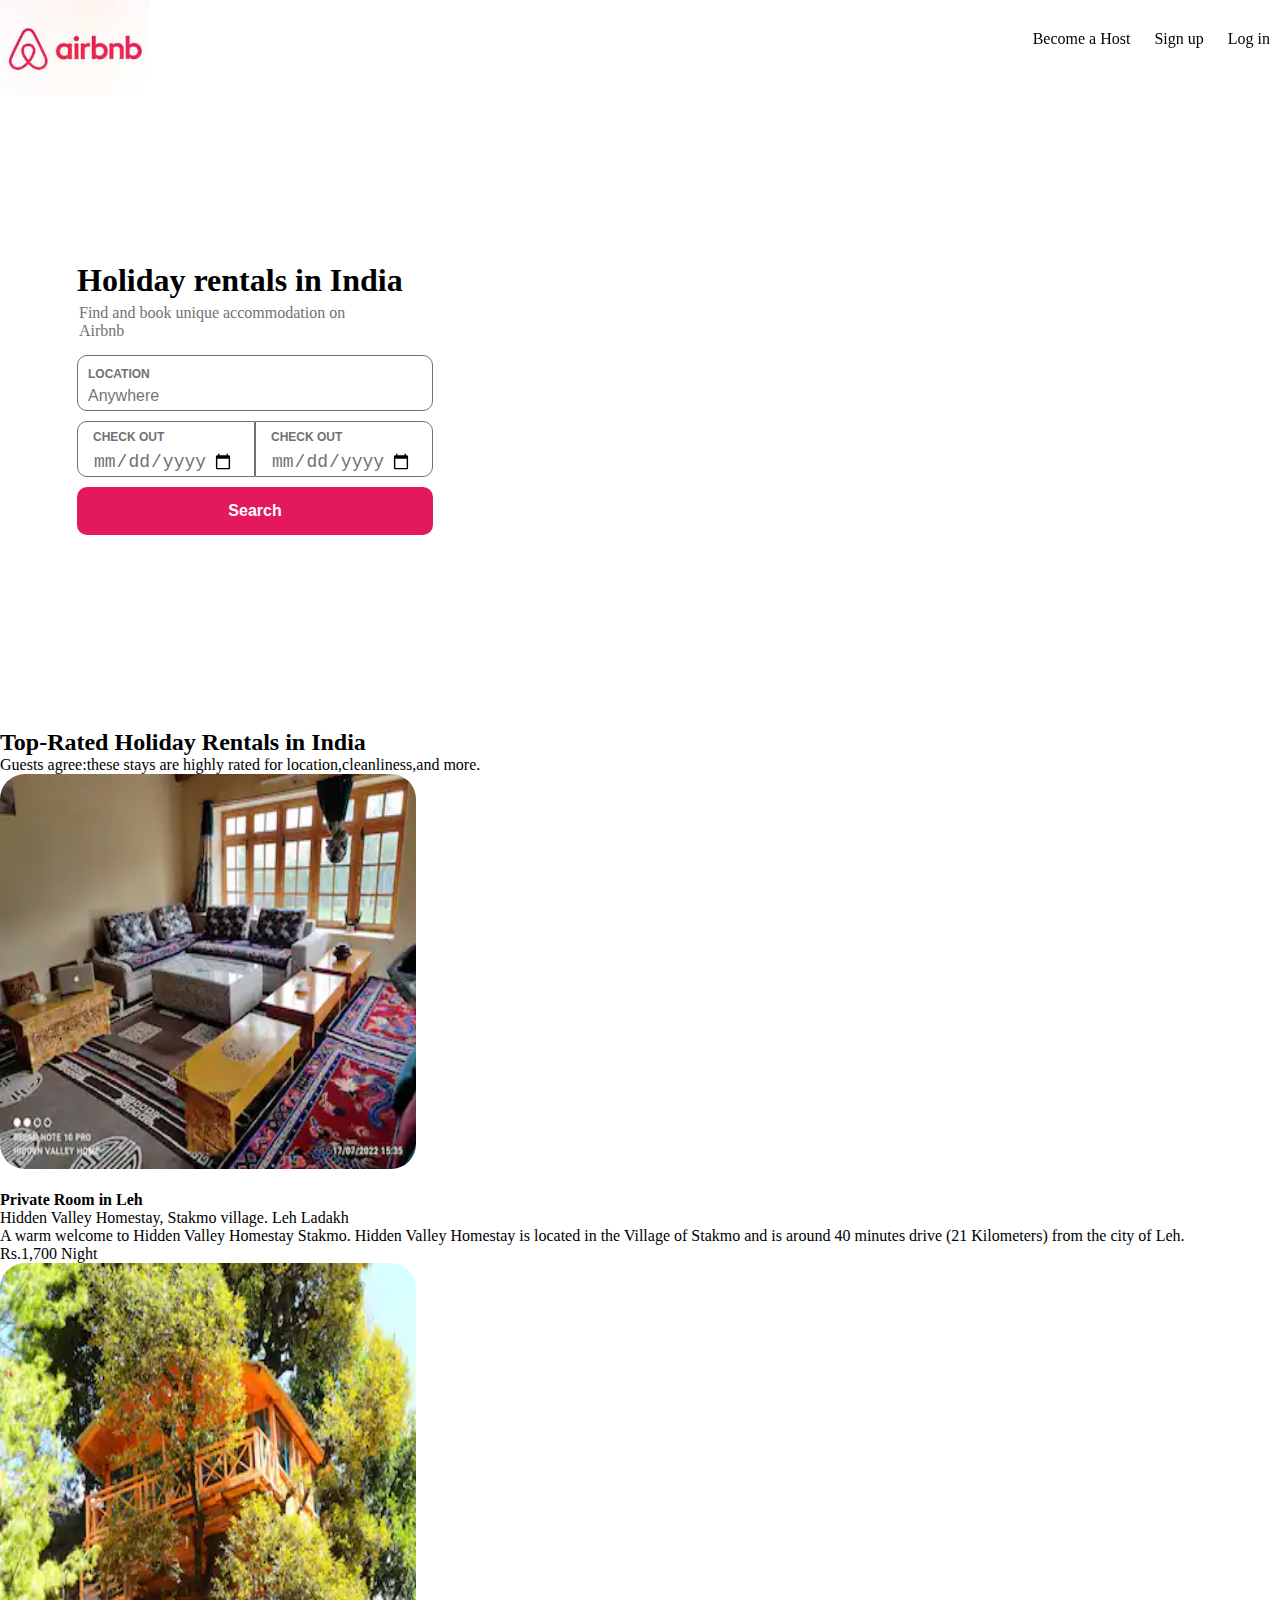
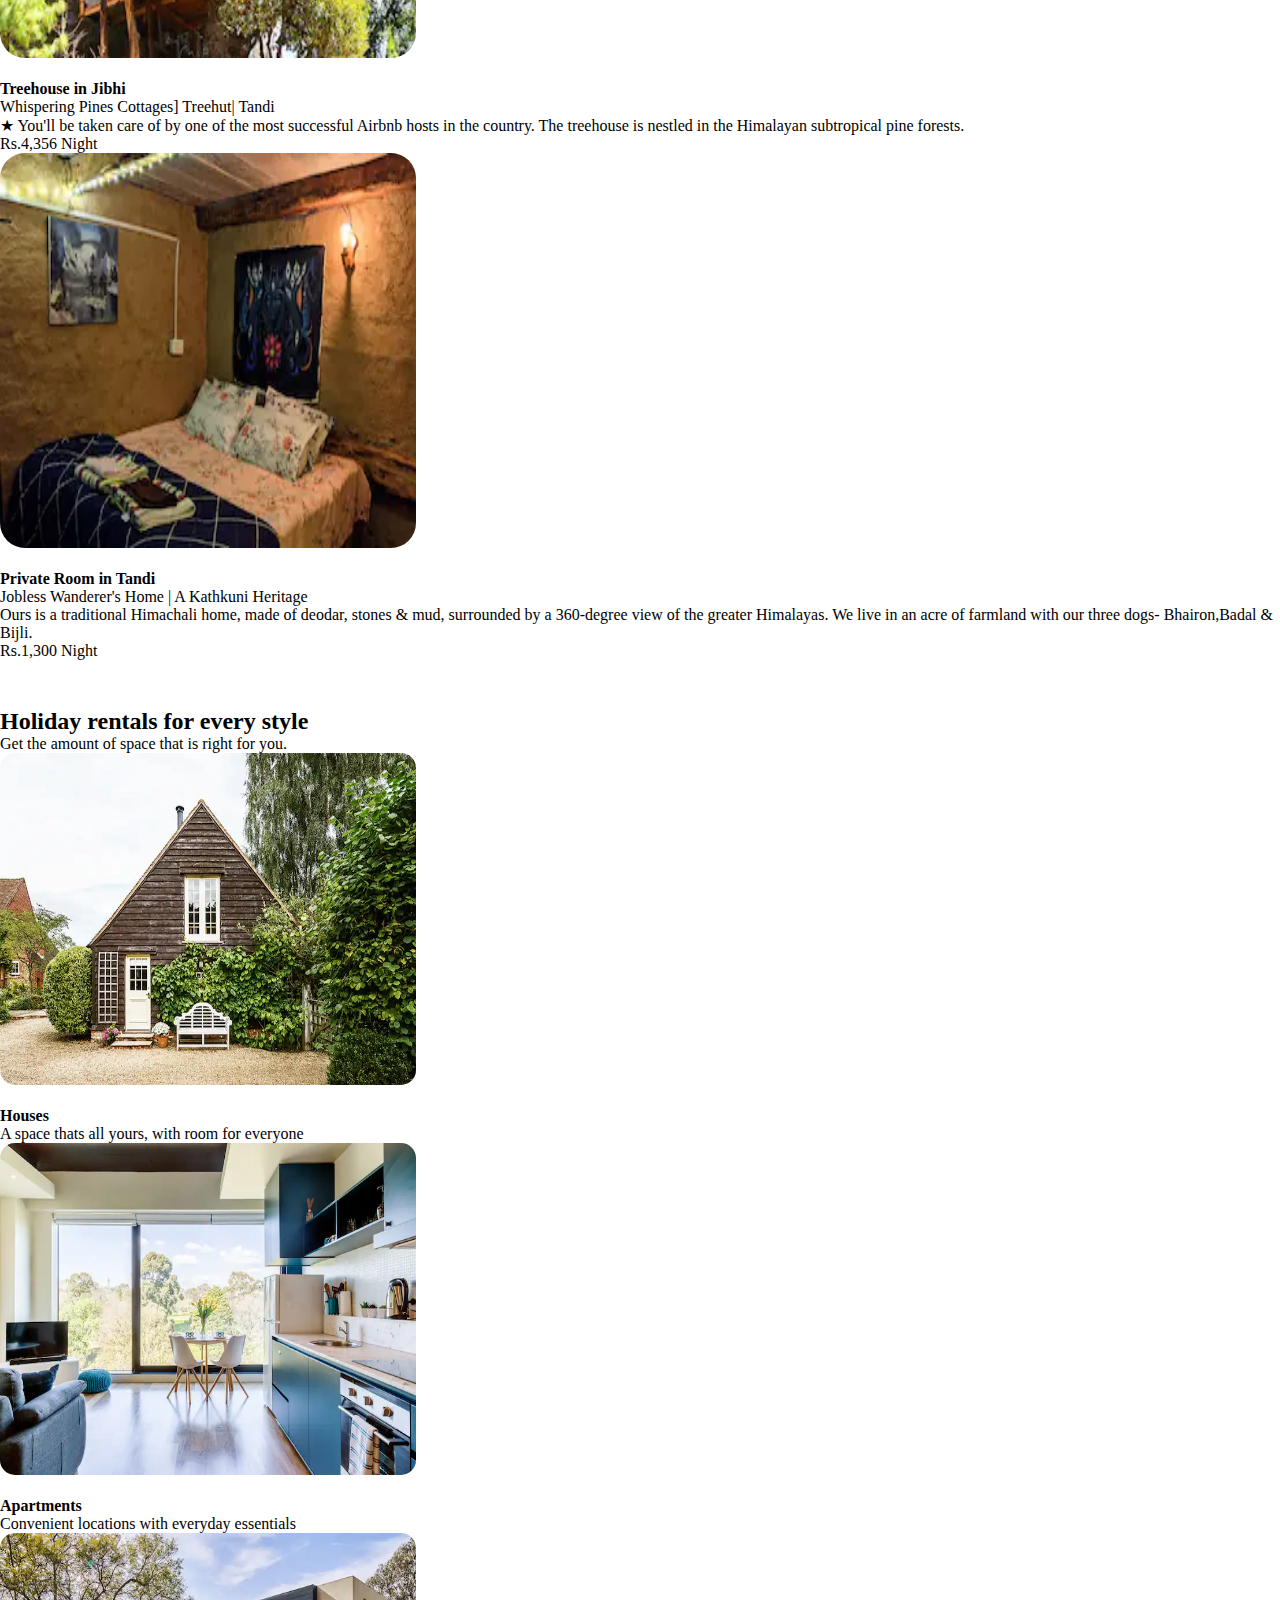
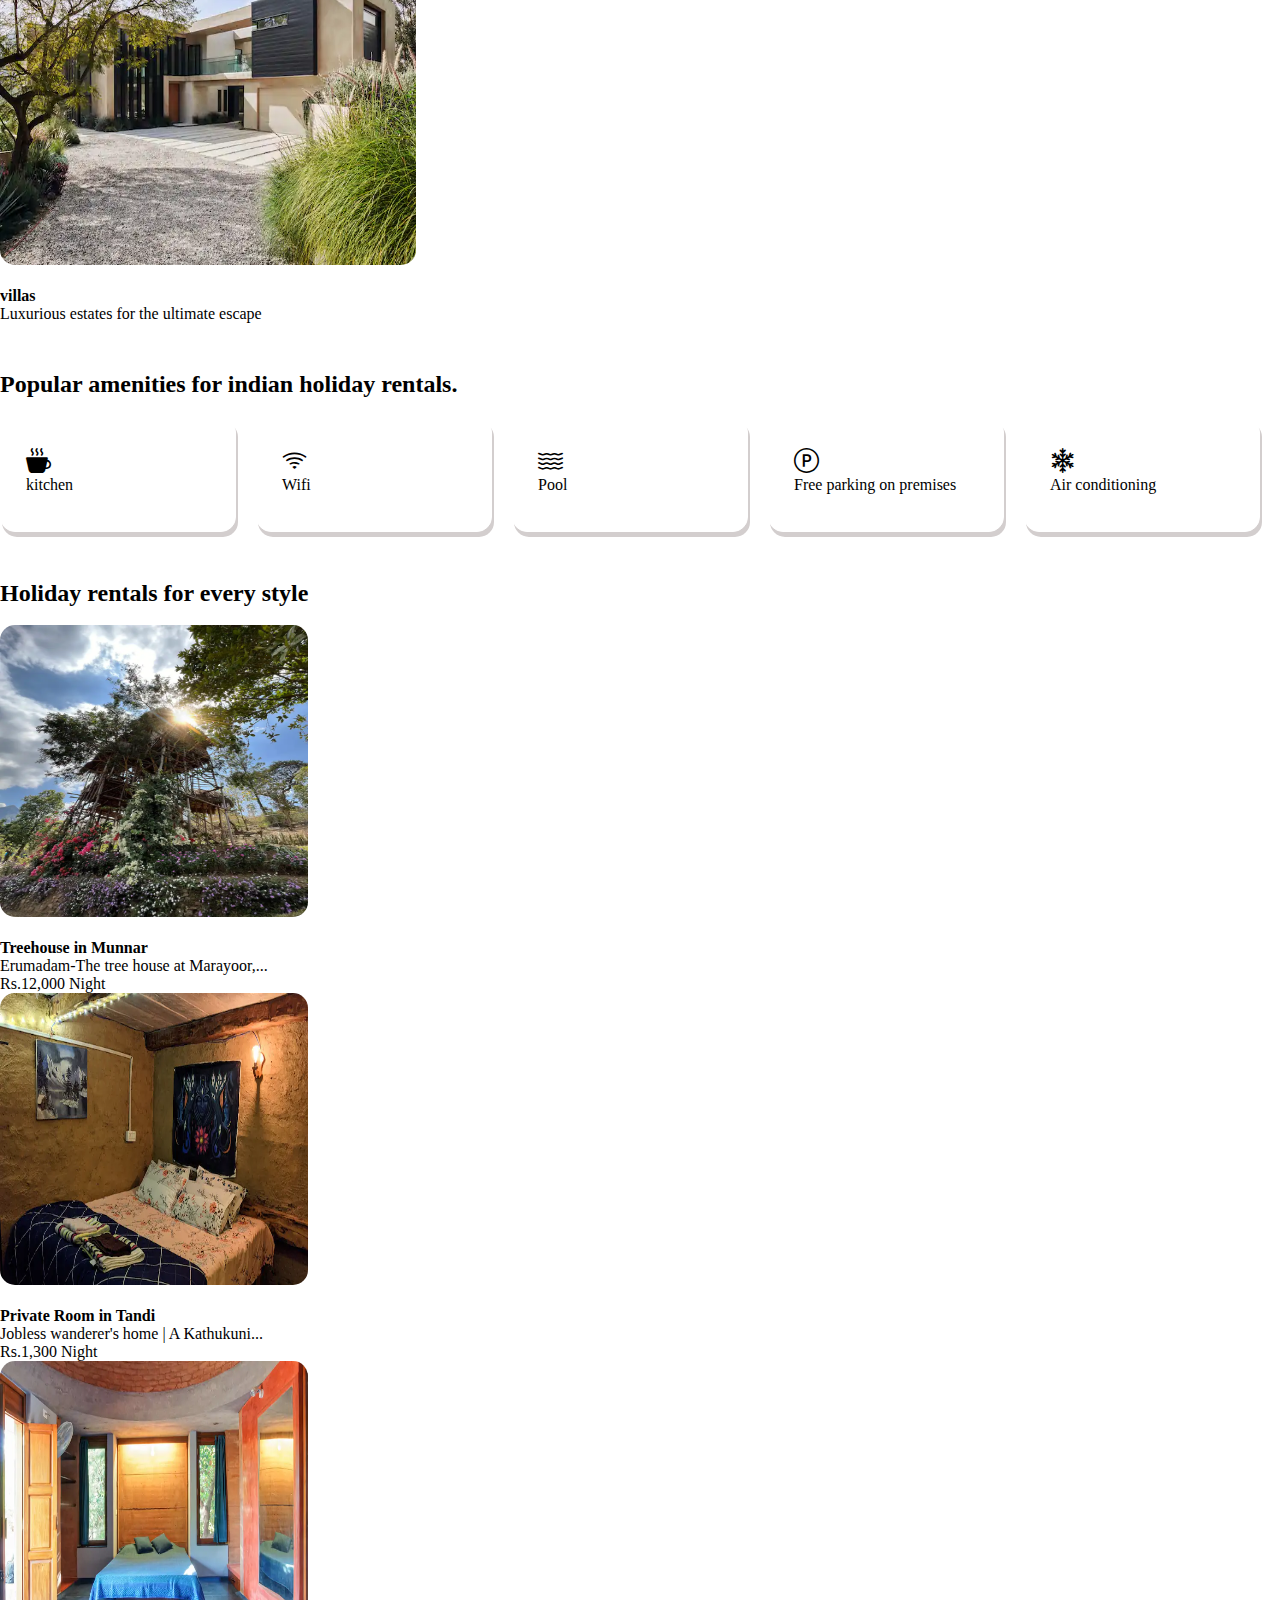
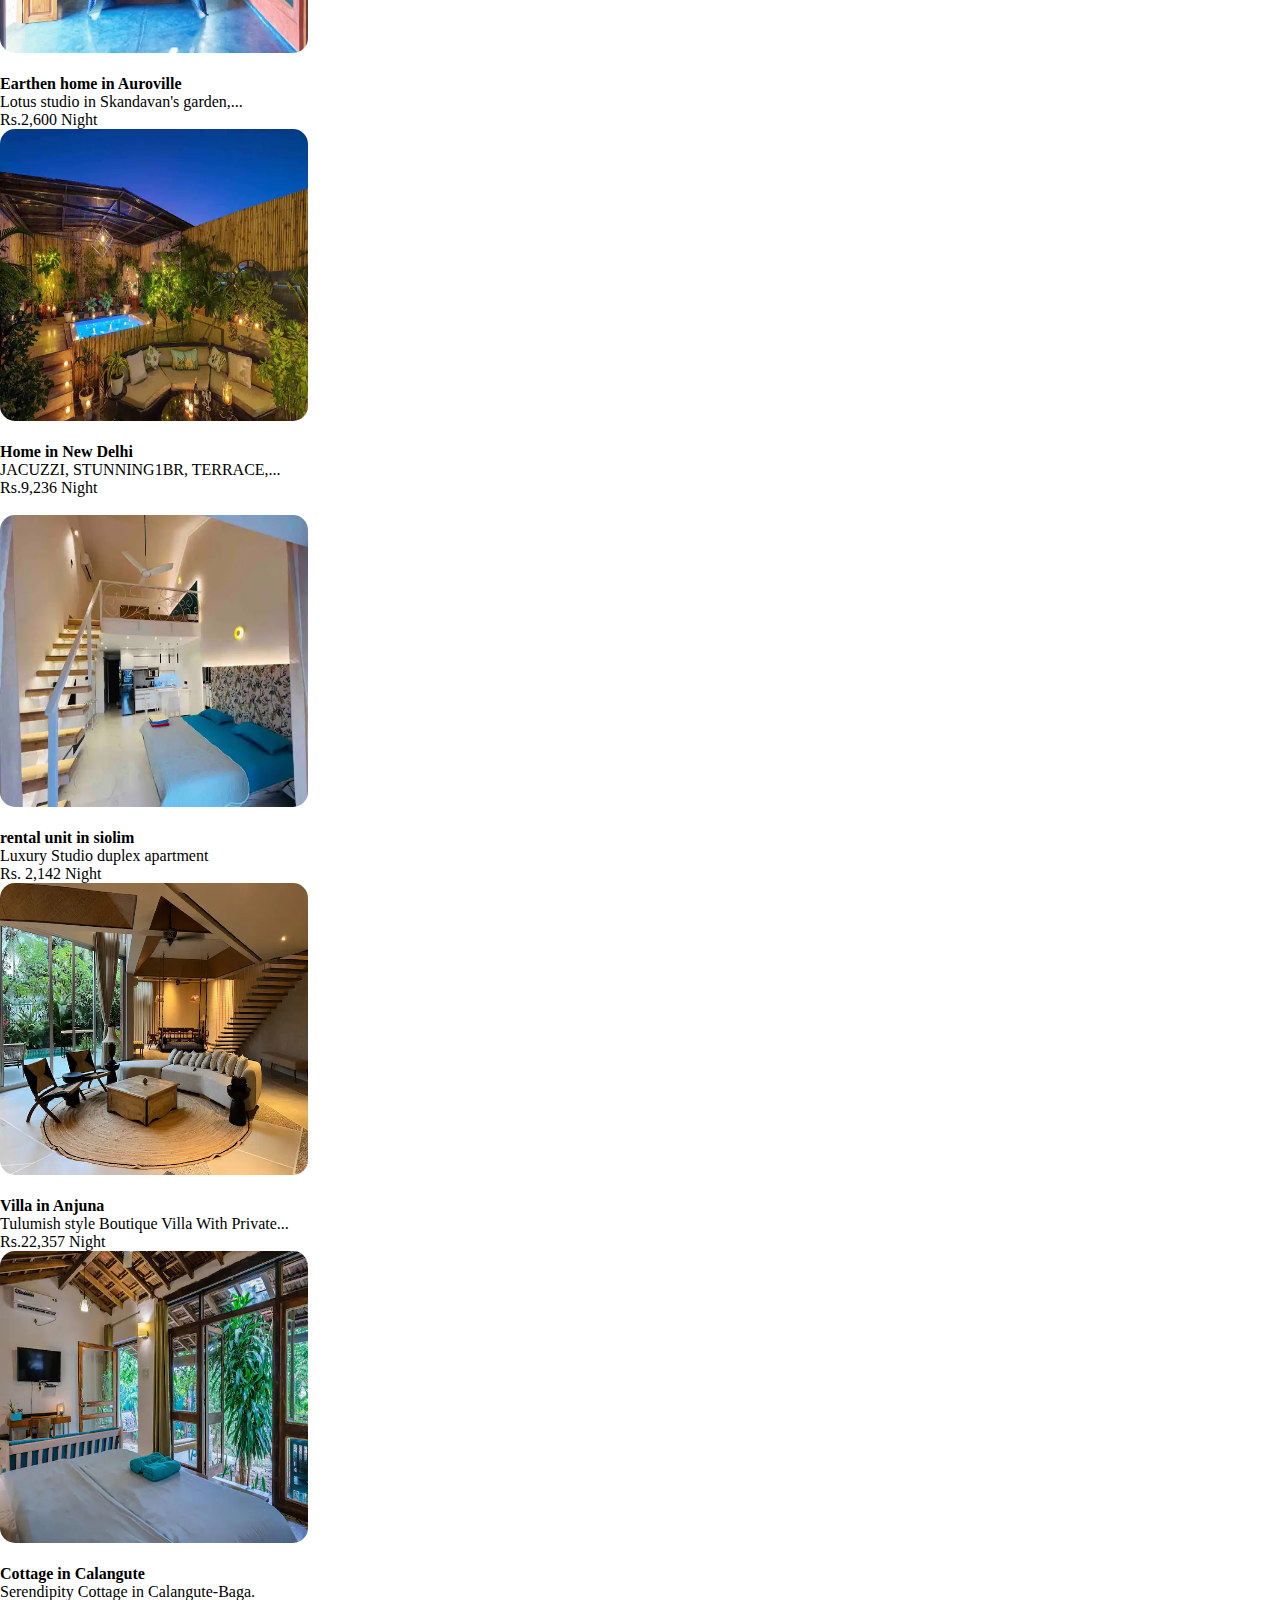
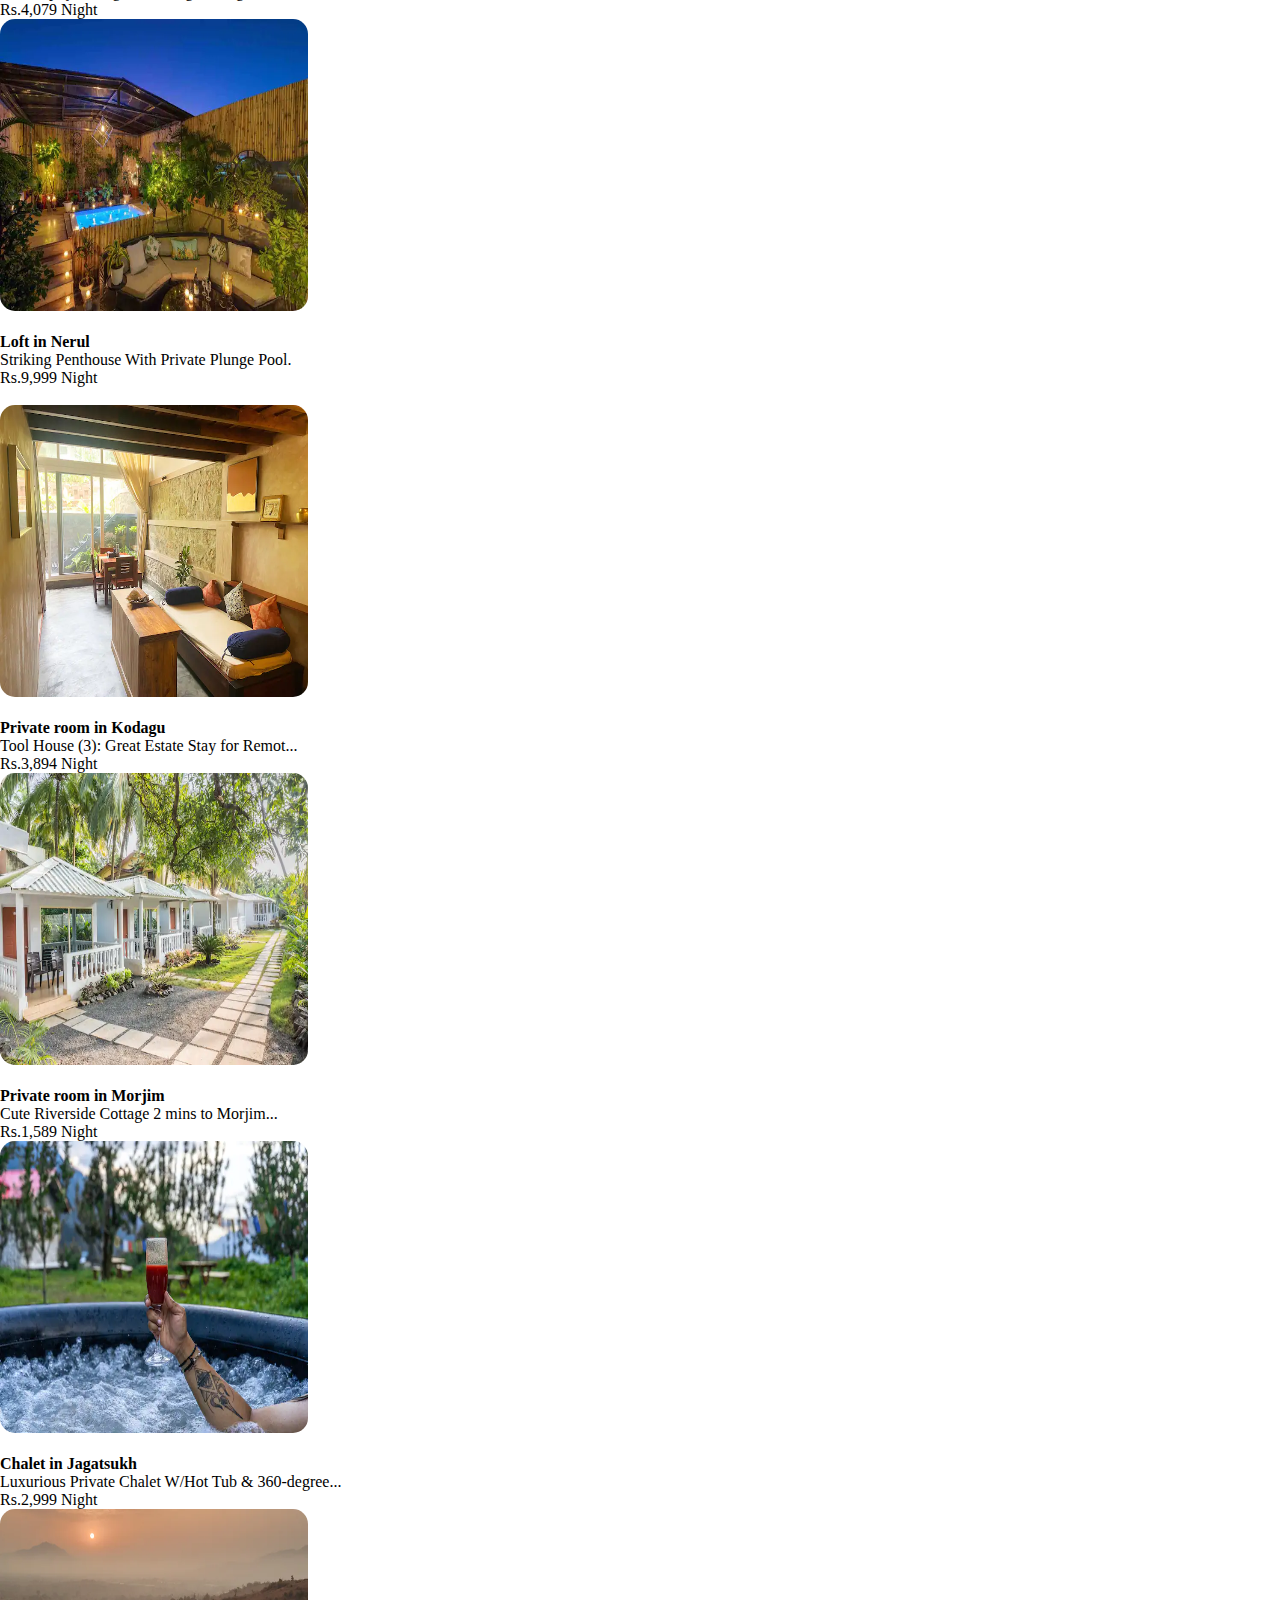
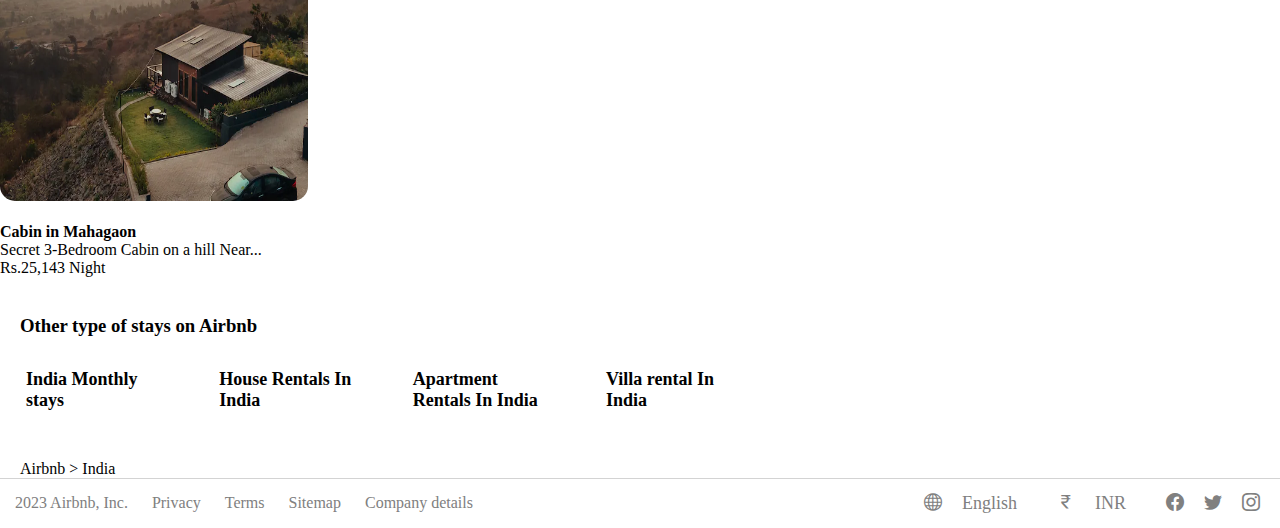
<file: index.html>
<!DOCTYPE html>
<html lang="en">
<head>
    <meta charset="UTF-8">
    <meta name="viewport" content="width=device-width, initial-scale=1.0">
    <title>project</title>

    <link rel="stylesheet" href="style.css">
    <link rel="stylesheet" href="./container.css">

    <link href="https://cdn.jsdelivr.net/npm/bootstrap@5.3.1/dist/css/bootstrap.min.css" rel="stylesheet" integrity="sha384-4bw+/aepP/YC94hEpVNVgiZdgIC5+VKNBQNGCHeKRQN+PtmoHDEXuppvnDJzQIu9" crossorigin="anonymous">
    <script src="https://cdn.jsdelivr.net/npm/bootstrap@5.3.1/dist/js/bootstrap.bundle.min.js" integrity="sha384-HwwvtgBNo3bZJJLYd8oVXjrBZt8cqVSpeBNS5n7C8IVInixGAoxmnlMuBnhbgrkm" crossorigin="anonymous"></script>

    <link rel="stylesheet" href="https://cdn.jsdelivr.net/npm/bootstrap-icons@1.10.5/font/bootstrap-icons.css">

</head>
<body>
    <!--Navbar-->
    <div class="px-5">
        <img src="./airbnb_logo.jpeg" alt="logo" width="150px">
        <ol>
            <li>Become a Host</li>
            <a href="./container.html"><li>Sign up</li></a>
            <a href="./container.html"><li>Log in</li></a>
        </ol>
    </div>


 
    
    <div class="container">

        <!--section 1-->

        <div class="sec1" id="holidayMain">
            <div id="holidayContainer">
                <h1>Holiday rentals in India</h1>
                <p>Find and book unique accommodation on<br>Airbnb</p>
                <div id="mainContainer">
                <div id="locationContainer">
                    <label for="location">LOCATION</label>
                    <input type="text" id="location" name="location" placeholder="Anywhere" required>
                </div>
                <div id="checkContainer">
                    <div id="checkInContainer">
                        <label for="checkIn">CHECK OUT</label>
                        <input type="date" name="checkIn" id="checkIn" placeholder="Hey">
                    </div>
                    <div id="checkOutContainer">
                        <label for="checkOut">CHECK OUT</label>
                        <input type="date" name="checkOut" id="checkOut">
                    </div>
                </div>
                <button id="TheSearchBtn">Search</button>
            
            </div>
            </div>

        </div>
          <!--section 2-->

        <div>
            <h2>Top-Rated Holiday Rentals in India</h2>
            <p>Guests agree:these stays are highly rated for location,cleanliness,and more.</p>
            <div class="row">
                <div class="col-lg-4" >
                   <img src="./sec2_1.webp" alt="" height="395px" width="416px" class="sec2"><br><br>
                   <h4>Private Room in Leh</h4>
                   <p>Hidden Valley Homestay, Stakmo village. Leh Ladakh<br> A warm welcome to Hidden Valley Homestay Stakmo. Hidden Valley Homestay is located in the Village of Stakmo and is around 40 minutes drive (21 Kilometers) from the city of Leh.<br> Rs.1,700 Night</p>
                </div>
                <div class="col-lg-4">
                   <img src="./sec2_2.webp" alt="" height="395px" width="416px" class="sec2"><br><br>
                   <h4>Treehouse in Jibhi</h4>
                   <p>Whispering Pines Cottages] Treehut| Tandi<br>
                    ★ You'll be taken care of by one of the most successful Airbnb hosts in the country. The treehouse is nestled in the Himalayan subtropical pine forests.<br>Rs.4,356 Night </p>
                </div>
                <div class="col-lg-4">
                    <img src="./sec2_3.webp" alt="" height="395px" width="416px" class="sec2"><br><br>
                    <h4>Private Room in Tandi</h4>
                    <p>Jobless Wanderer's Home | A Kathkuni Heritage<br>
                    Ours is a traditional Himachali home, made of deodar, stones & mud, surrounded by a 360-degree view of the greater Himalayas. We live in an acre of farmland with our three dogs- Bhairon,Badal & Bijli.<br>Rs.1,300 Night</p>
                </div>
            </div>
         </div><br>

          <!--section 3-->

         <div>
            <h2>Holiday rentals for every style</h2>
            <p>Get the amount of space that is right for you.</p>
            <div class="row">
                <div class="col-lg-4">
                   <img src="./sec3_1.webp" alt="" height="332px" width="416px" class="sec3"><br><br>
                   <h4>Houses</h4>
                   <p>A space thats all yours, with room for everyone</p>
                </div>
                <div class="col-lg-4">
                   <img src="./sec3_2.webp" alt="" height="332px" width="416px" class="sec3"><br><br>
                   <h4>Apartments</h4>
                   <p>Convenient locations with everyday essentials</p>
                </div>
                <div class="col-lg-4">
                    <img src="./sec3_3.webp" alt="" height="332px" width="416px" class="sec3"><br><br>
                    <h4>villas</h4>
                    <p>Luxurious estates for the ultimate escape</p>
                </div>
            </div>
         </div><br>

            <!-- icon -->

         <h2>Popular amenities for indian holiday rentals.</h2><br>

         <div class="icon_container">
             
             <div class="Box">
                 <div style="color: black; font-size: 25px;" height="30px" width="30px">
                      <i class="bi bi-cup-hot-fill"></i> </div>
                 <p>kitchen</p>
             </div>
     
             <div class="Box">
                 <div style="color: black; font-size: 25px;" height="30px" width="30px">
                      <i class="bi bi-wifi"></i> </div>
                 <p>Wifi</p>
             </div>
             
             <div class="Box">
                 <div style="color: black; font-size: 25px;" height="30px" width="30px">
                      <i class="bi bi-water"></i> </div>
                 <p>Pool</p>
             </div>
     
              <div class="Box">
                 <div style="color: black; font-size: 25px;" height="30px" width="30px">
                     <i class="bi bi-p-circle"></i></div>
                 <p>Free parking on premises</p>
              </div>
     
             <div class="Box">
                <div style= "color:black; font-size: 25px;">
                  <i class="bi bi-snow2"></i></div>
                 <p>Air conditioning</p>
             </div>
     
         </div><br>

             
           <!--section 4-->

         <div>
            <h2>Holiday rentals for every style</h2><br>
            <div class="row">
                <div class="col-lg-3">
                   <img src="./sec4_1.webp" alt="" height="292px" width="308px" class="sec4"><br><br> 
                   <h4>Treehouse in Munnar</h4>
                   <p>Erumadam-The tree house at Marayoor,...<br>Rs.12,000 Night</p>
                </div>
                <div class="col-lg-3">
                   <img src="./sec4_2.webp" alt="" height="292px" width="308px" class="sec4"><br><br>
                   <h4>Private Room in Tandi</h4>
                   <p>Jobless wanderer's home | A Kathukuni...<br>Rs.1,300 Night </p>
                </div>
                <div class="col-lg-3">
                    <img src="./sec4_3.webp" alt="" height="292px" width="308px" class="sec4"><br><br>
                    <h4>Earthen home in Auroville</h4>
                    <p>Lotus studio in Skandavan's garden,...<br>Rs.2,600 Night</p>
                </div>
                <div class="col-lg-3">
                    <img src="./sec_4.webp" alt="" height="292px" width="308px" class="sec4"><br><br>
                    <h4>Home in New Delhi</h4>
                    <p>JACUZZI, STUNNING1BR, TERRACE,...<br> Rs.9,236 Night</p>
                </div>
            </div>
         </div><br>
 
        <!--section 5-->

        <div>
            <div class="row">
                <div class="col-lg-3">
                   <img src="./sec5_1.webp" alt="" height="292px" width="308px" class="sec5"><br><br>
                   <h4>rental unit in siolim</h4>
                   <p>Luxury Studio duplex apartment<br>Rs. 2,142 Night</p>
                </div>
                <div class="col-lg-3">
                   <img src="./sec5_2.webp" alt="" height="292px" width="308px" class="sec5"><br><br>
                   <h4>Villa in Anjuna</h4>
                   <p>Tulumish style Boutique Villa With Private...<br>Rs.22,357 Night </p>
                </div>
                <div class="col-lg-3">
                    <img src="./sec5_3.webp" alt="" height="292px" width="308px" class="sec5"><br><br>
                    <h4>Cottage in Calangute</h4>
                    <p>Serendipity Cottage in Calangute-Baga.<br>Rs.4,079 Night</p>
                </div>
                <div class="col-lg-3">
                    <img src="./sec5_4.webp" alt="" height="292px" width="308px" class="sec5"><br><br>
                    <h4>Loft in Nerul</h4>
                    <p>Striking Penthouse With Private Plunge Pool.<br> Rs.9,999 Night</p>
                </div>
            </div>
         </div> <br>
         
          <!--section 6-->

        <div>
            <div class="row">
                <div class="col-lg-3">
                   <img src="./sec6_1.webp" alt="" height="292px" width="308px" class="sec6"><br><br>
                   <h4>Private room in Kodagu</h4>
                   <p>Tool House (3): Great Estate Stay for Remot...<br>Rs.3,894 Night</p>
                </div>
                <div class="col-lg-3">
                   <img src="./sec6_2.webp" alt="" height="292px" width="308px" class="sec6"><br><br>
                   <h4>Private room in Morjim</h4>
                   <p>Cute Riverside Cottage 2 mins to Morjim...<br>Rs.1,589 Night </p>
                </div>
                <div class="col-lg-3">
                    <img src="./sec6_3.webp" alt="" height="292px" width="308px" class="sec6"><br><br>
                    <h4>Chalet in Jagatsukh</h4>
                    <p>Luxurious Private Chalet W/Hot Tub & 360-degree...<br>Rs.2,999 Night</p>
                </div>
                <div class="col-lg-3">
                    <img src="./sec6_4.webp" alt="" height="292px" width="308px" class="sec6"><br><br>
                    <h4>Cabin in Mahagaon</h4>
                    <p>Secret 3-Bedroom Cabin on a hill Near...<br> Rs.25,143 Night</p>
                </div>
            </div>
         </div> <br>

             <!-- footer -->
         
         <h3>Other type of stays on Airbnb</h3>

         <div class="footer_container">
             
             <div class="footer">
                 <p>India Monthly stays</p>
             </div>
     
             <div class="footer">
                 <p>House Rentals In India</p>
             </div>
             
             <div class="footer">
                <p>Apartment Rentals In India</p>
             </div>
     
              <div class="footer">
                <p>Villa rental In India</p>
              </div>
     
         </div>
     
         <div class="FC">
           <p>Airbnb > India</p>
         </div>

    </div>
      <!-- Copywrite section -->
      <div id="copywriteContainer">
        <div id="copywriteInnerContainer">
            <!-- Copywrite box with links -->
            <div class="copyWriteBox">
                <!-- Mini links for copywrite section -->
                <div class="miniLinks">
                    <a href="#"> 2023 Airbnb, Inc.</a>
                    <a href="#">Privacy</a>
                    <a href="#">Terms</a>
                    <a href="#">Sitemap</a>
                    <a href="#">Company details</a>
                </div>
            </div>

            <!-- Copywrite box with footer icons -->
            <div class="copyWriteBox">
                <!-- Footer icon container -->
                <div class="footerIconContainer">
                    <!-- Footer container one -->
                    <div class="footerContainerOne"><ul>
                        <li><i class="bi bi-globe"></i></li>
                        <li>English</li>
                        <li></li>
                        <li><i class="bi bi-currency-rupee"></i></li>
                        <li>INR</li>
                    </ul></div>
                    <!-- Footer container one with social media links -->
                    <div class="footerContainerOne">
                        <ul>
                            <li><i class="bi bi-facebook"></i></li>
                            <li><i class="bi bi-twitter"></i></li>
                            <li><i class="bi bi-instagram"></i></li>
                        </ul>
                    </div>
                </div>
            </div>
        </div>
    </div>
</body>
</html>
</file>
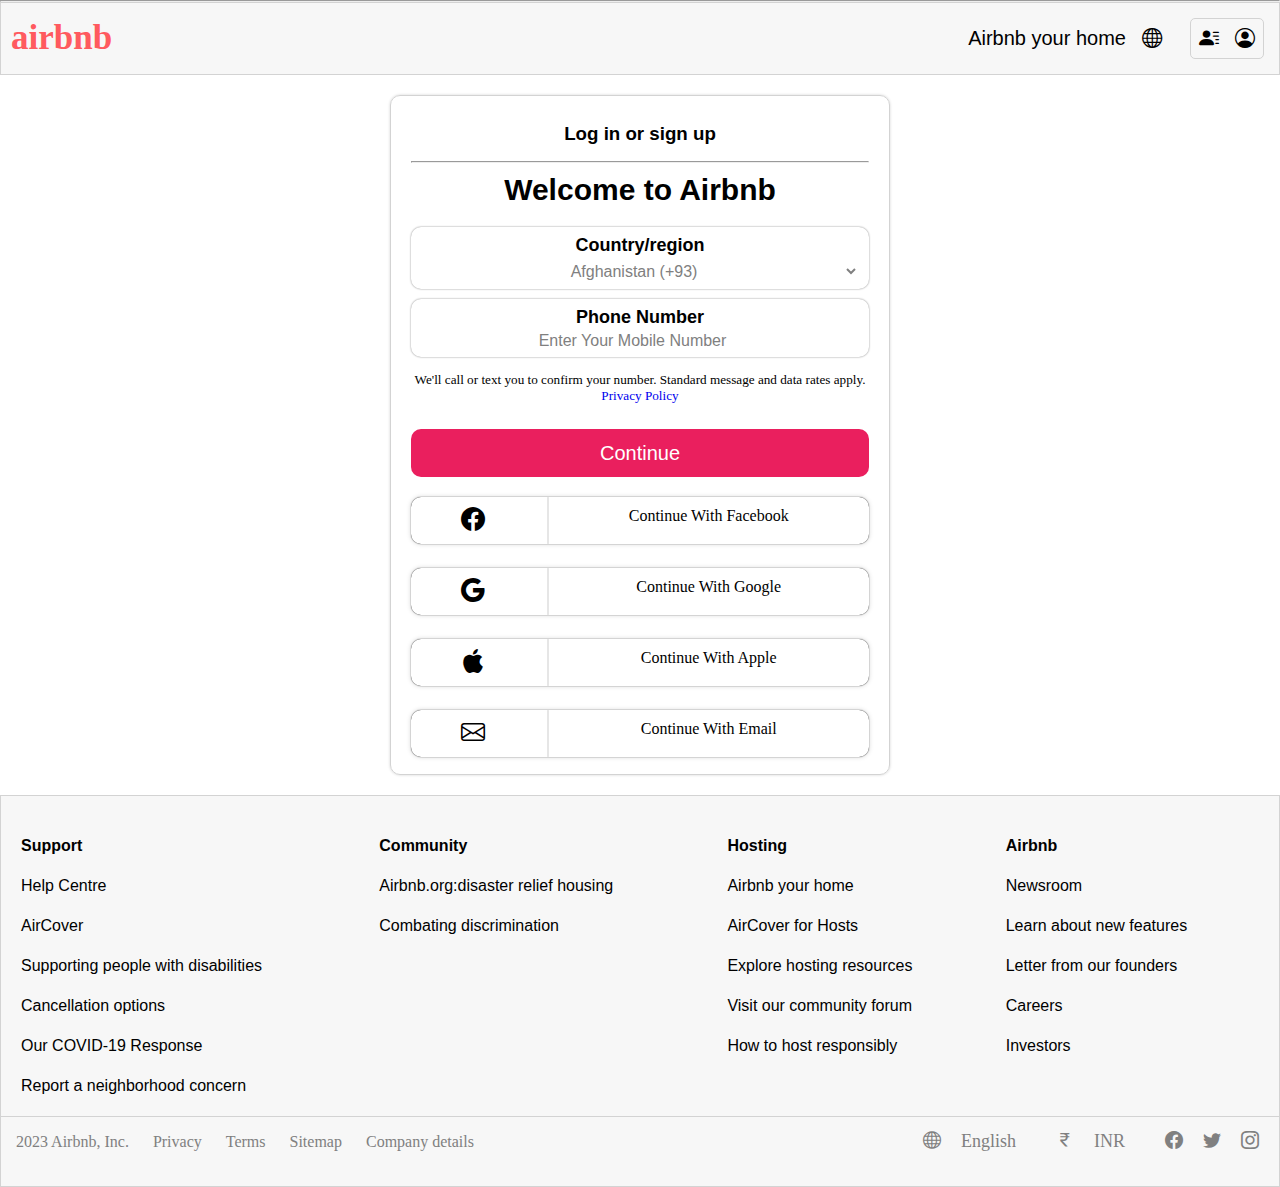
<file: container.html>
<!DOCTYPE html>
<html lang="en">
<head>
    <meta charset="UTF-8">
    <link rel="shortcut icon" href="./airbnbLogo.png" type="image/x-icon">
    <meta name="viewport" content="width=device-width, initial-scale=1.0">
    <link rel="stylesheet" href="./container.css">
    <link rel="stylesheet" href="./signUp.css">
    <link rel="stylesheet" href="https://cdn.jsdelivr.net/npm/bootstrap-icons@1.10.5/font/bootstrap-icons.css">
    <title>Log In / Sign Up - Airbnb</title>
    
</head>
<body>
    <!-- Header section -->
    <hr>
    
        <!-- Main container for the header section -->
        <div id="mainContainer">
            <!-- Contact container with a sticky navigation bar -->
            <div id="CotactContainer">
                <!-- Contact navbar -->
                <nav id="contactNavbar">
                    <!-- Logo container with Airbnb logo and text -->
                    <div id="logoContainer">
                        <div id="theLogo">
                            <!-- Airbnb logo image -->
                            
                            <!-- Airbnb text logo -->
                            <a href="./index.html"><div class="theAirbnbText">airbnb</div></a>
                        </div>
                    </div>
                    <!-- Contained container with navigation links -->
                    <div id="containedContainer">
                        <!-- Inner contained container with links and buttons -->
                        <div id="innercontainedContainer">
                            <!-- Airbnb your home link -->
                            <ul class="myUlOne myUl">
                                <li>Airbnb your home</li>
                                <li><i class="bi bi-globe"></i></li>
                            </ul>
                            <ul  class="myUlTwo myUl">
                                <li><i class="bi bi-person-lines-fill"></i></li>
                                <li><i class="bi bi-person-circle"></i></li>
                            </ul>
                        </div>
                    </div>
                </nav>
            </div>
        </div>

        <div class="SignMainContainer">
         <!-- Container for the login form -->
    <div class="container">
        <!-- Login form section -->
        <form action="">
            <!-- Heading for the form -->
            <h3>Log in or sign up</h3>
            <hr>
            <!-- Welcome message -->
            <h2>Welcome to Airbnb</h2>

            <!-- Country/Region selection -->
            <div class="countrySelect">
                <label for="country/region">Country/region</label>
                <select name="country" id="country" required>
                    <!-- List of country options -->
                    <!-- Each option has a value attribute with the country code -->
                    <!-- Format: Country Name (+Country Code) -->
                    <option value="93">Afghanistan (+93)</option>
                        <option value="355">Albania (+355)</option>
                        <option value="213">Algeria (+213)</option>
                        <option value="376">Andorra (+376)</option>
                        <option value="244">Angola (+244)</option>
                        <option value="1">Antigua and Barbuda (+1)</option>
                        <option value="54">Argentina (+54)</option>
                        <option value="374">Armenia (+374)</option>
                        <option value="61">Australia (+61)</option>
                        <option value="43">Austria (+43)</option>
                        <option value="994">Azerbaijan (+994)</option>
                        <option value="1">Bahamas (+1)</option>
                        <option value="973">Bahrain (+973)</option>
                        <option value="880">Bangladesh (+880)</option>
                        <option value="1">Barbados (+1)</option>
                        <option value="375">Belarus (+375)</option>
                        <option value="32">Belgium (+32)</option>
                        <option value="501">Belize (+501)</option>
                        <option value="229">Benin (+229)</option>
                        <option value="975">Bhutan (+975)</option>
                        <option value="591">Bolivia (+591)</option>
                        <option value="387">Bosnia and Herzegovina (+387)</option>
                        <option value="267">Botswana (+267)</option>
                        <option value="55">Brazil (+55)</option>
                        <option value="673">Brunei (+673)</option>
                        <option value="359">Bulgaria (+359)</option>
                        <option value="226">Burkina Faso (+226)</option>
                        <option value="257">Burundi (+257)</option>
                        <option value="238">Cabo Verde (+238)</option>
                        <option value="855">Cambodia (+855)</option>
                        <option value="237">Cameroon (+237)</option>
                        <option value="1">Canada (+1)</option>
                        <option value="236">Central African Republic (+236)</option>
                        <option value="235">Chad (+235)</option>
                        <option value="56">Chile (+56)</option>
                        <option value="86">China (+86)</option>
                        <option value="57">Colombia (+57)</option>
                        <option value="269">Comoros (+269)</option>
                        <option value="243">Congo (Brazzaville) (+243)</option>
                        <option value="506">Costa Rica (+506)</option>
                        <option value="385">Croatia (+385)</option>
                        <option value="53">Cuba (+53)</option>
                        <option value="357">Cyprus (+357)</option>
                        <option value="420">Czech Republic (+420)</option>
                        <option value="243">Democratic Republic of the Congo (Kinshasa) (+243)</option>
                        <option value="45">Denmark (+45)</option>
                        <option value="253">Djibouti (+253)</option>
                        <option value="1">Dominica (+1)</option>
                        <option value="1">Dominican Republic (+1)</option>
                        <option value="670">East Timor (Timor-Leste) (+670)</option>
                        <option value="593">Ecuador (+593)</option>
                        <option value="20">Egypt (+20)</option>
                        <option value="503">El Salvador (+503)</option>
                        <option value="240">Equatorial Guinea (+240)</option>
                        <option value="291">Eritrea (+291)</option>
                        <option value="372">Estonia (+372)</option>
                        <option value="251">Ethiopia (+251)</option>
                        <option value="679">Fiji (+679)</option>
                        <option value="358">Finland (+358)</option>
                        <option value="33">France (+33)</option>
                        <option value="241">Gabon (+241)</option>
                        <option value="220">Gambia (+220)</option>
                        <option value="995">Georgia (+995)</option>
                        <option value="49">Germany (+49)</option>
                        <option value="233">Ghana (+233)</option>
                        <option value="30">Greece (+30)</option>
                        <option value="1">Grenada (+1)</option>
                        <option value="502">Guatemala (+502)</option>
                        <option value="224">Guinea (+224)</option>
                        <option value="245">Guinea-Bissau (+245)</option>
                        <option value="592">Guyana (+592)</option>
                        <option value="509">Haiti (+509)</option>
                        <option value="504">Honduras (+504)</option>
                        <option value="36">Hungary (+36)</option>
                        <option value="354">Iceland (+354)</option>
                        <option value="91">India (+91)</option>
                        <option value="62">Indonesia (+62)</option>
                        <option value="98">Iran (+98)</option>
                        <option value="964">Iraq (+964)</option>
                        <option value="353">Ireland (+353)</option>
                        <option value="972">Israel (+972)</option>
                        <option value="39">Italy (+39)</option>
                        <option value="225">Ivory Coast (+225)</option>
                        <option value="1">Jamaica (+1)</option>
                        <option value="81">Japan (+81)</option>
                        <option value="962">Jordan (+962)</option>
                        <option value="7">Kazakhstan (+7)</option>
                        <option value="254">Kenya (+254)</option>
                        <option value="686">Kiribati (+686)</option>
                        <option value="850">Korea, North (+850)</option>
                        <option value="82">Korea, South (+82)</option>
                        <option value="383">Kosovo (+383)</option>
                        <option value="965">Kuwait (+965)</option>
                        <option value="996">Kyrgyzstan (+996)</option>
                        <option value="856">Laos (+856)</option>
                        <option value="371">Latvia (+371)</option>
                        <option value="961">Lebanon (+961)</option>
                        <option value="266">Lesotho (+266)</option>
                        <option value="231">Liberia (+231)</option>
                        <option value="218">Libya (+218)</option>
                        <option value="423">Liechtenstein (+423)</option>
                        <option value="370">Lithuania (+370)</option>
                        <option value="352">Luxembourg (+352)</option>
                        <option value="261">Madagascar (+261)</option>
                        <option value="265">Malawi (+265)</option>
                        <option value="60">Malaysia (+60)</option>
                        <option value="960">Maldives (+960)</option>
                        <option value="223">Mali (+223)</option>
                        <option value="356">Malta (+356)</option>
                        <option value="692">Marshall Islands (+692)</option>
                        <option value="222">Mauritania (+222)</option>
                        <option value="230">Mauritius (+230)</option>
                        <option value="52">Mexico (+52)</option>
                        <option value="691">Micronesia (+691)</option>
                        <option value="373">Moldova (+373)</option>
                        <option value="377">Monaco (+377)</option>
                        <option value="976">Mongolia (+976)</option>
                        <option value="382">Montenegro (+382)</option>
                        <option value="212">Morocco (+212)</option>
                        <option value="258">Mozambique (+258)</option>
                        <option value="95">Myanmar (Burma) (+95)</option>
                        <option value="264">Namibia (+264)</option>
                        <option value="674">Nauru (+674)</option>
                        <option value="977">Nepal (+977)</option>
                        <option value="31">Netherlands (+31)</option>
                        <option value="64">New Zealand (+64)</option>
                        <option value="505">Nicaragua (+505)</option>
                        <option value="227">Niger (+227)</option>
                        <option value="234">Nigeria (+234)</option>
                        <option value="389">North Macedonia (+389)</option>
                        <option value="47">Norway (+47)</option>
                        <option value="968">Oman (+968)</option>
                        <option value="92">Pakistan (+92)</option>
                        <option value="680">Palau (+680)</option>
                        <option value="507">Panama (+507)</option>
                        <option value="675">Papua New Guinea (+675)</option>
                        <option value="595">Paraguay (+595)</option>
                        <option value="51">Peru (+51)</option>
                        <option value="63">Philippines (+63)</option>
                        <option value="48">Poland (+48)</option>
                        <option value="351">Portugal (+351)</option>
                        <option value="974">Qatar (+974)</option>
                        <option value="40">Romania (+40)</option>
                        <option value="7">Russia (+7)</option>
                        <option value="250">Rwanda (+250)</option>
                        <option value="1">Saint Kitts and Nevis (+1)</option>
                        <option value="1">Saint Lucia (+1)</option>
                        <option value="1">Saint Vincent and the Grenadines (+1)</option>
                        <option value="685">Samoa (+685)</option>
                        <option value="378">San Marino (+378)</option>
                        <option value="239">Sao Tome and Principe (+239)</option>
                        <option value="966">Saudi Arabia (+966)</option>
                        <option value="221">Senegal (+221)</option>
                        <option value="381">Serbia (+381)</option>
                        <option value="248">Seychelles (+248)</option>
                        <option value="232">Sierra Leone (+232)</option>
                        <option value="65">Singapore (+65)</option>
                        <option value="421">Slovakia (+421)</option>
                        <option value="386">Slovenia (+386)</option>
                        <option value="677">Solomon Islands (+677)</option>
                        <option value="252">Somalia (+252)</option>
                        <option value="27">South Africa (+27)</option>
                        <option value="211">South Sudan (+211)</option>
                        <option value="34">Spain (+34)</option>
                        <option value="94">Sri Lanka (+94)</option>
                        <option value="249">Sudan (+249)</option>
                        <option value="597">Suriname (+597)</option>
                        <option value="46">Sweden (+46)</option>
                        <option value="41">Switzerland (+41)</option>
                        <option value="963">Syria (+963)</option>
                        <option value="886">Taiwan (+886)</option>
                        <option value="992">Tajikistan (+992)</option>
                        <option value="255">Tanzania (+255)</option>
                        <option value="66">Thailand (+66)</option>
                        <option value="228">Togo (+228)</option>
                        <option value="676">Tonga (+676)</option>
                        <option value="1">Trinidad and Tobago (+1)</option>
                        <option value="216">Tunisia (+216)</option>
                        <option value="90">Turkey (+90)</option>
                        <option value="993">Turkmenistan (+993)</option>
                        <option value="688">Tuvalu (+688)</option>
                        <option value="256">Uganda (+256)</option>
                        <option value="380">Ukraine (+380)</option>
                        <option value="971">United Arab Emirates (+971)</option>
                        <option value="44">United Kingdom (+44)</option>
                        <option value="1">United States of America (+1)</option>
                        <option value="598">Uruguay (+598)</option>
                        <option value="998">Uzbekistan (+998)</option>
                        <option value="678">Vanuatu (+678)</option>
                        <option value="379">Vatican City (+379)</option>
                        <option value="58">Venezuela (+58)</option>
                        <option value="84">Vietnam (+84)</option>
                        <option value="967">Yemen (+967)</option>
                        <option value="260">Zambia (+260)</option>
                        <option value="263">Zimbabwe (+263)</option>
                   
                    <!-- Add more options for other countries -->
                    <!-- ... -->
                </select>
            </div>

            <!-- Phone number input field -->
            <div class="phoneNumber">
                <label for="phone number">Phone Number</label>
                <input type="number" placeholder="Enter Your Mobile Number" minlength="0" maxlength="10" required>
            </div>

            <!-- Information about confirming the number and privacy policy link -->
            <div class="MainLinksConnection">
                <p>We'll call or text you to confirm your number. Standard message and data rates apply.</p>
                <a href="https://www.airbnb.co.in/help/article/2855">Privacy Policy</a>
            </div>

            <!-- Continue button -->
            <div class="box-four">
                <button>Continue</button>
            </div>
        </form>

        <!-- Social media login options -->
        <div class="websiteLink">
            <div class="websiteLinkImg"><a href="https://www.facebook.com/" target="_blank" class="logBox face"><i
                        class="bi bi-facebook"></i></a><div class="logText">Continue With Facebook</div></div>
            <div class="websiteLinkImg"><a href="https://www.google.com/" target="_blank" class="logBox google"><i
                        class="bi bi-google"></i></a><div class="logText">Continue With Google</div></div>
            <div class="websiteLinkImg"><a href="https://www.apple.com/in/" target="_blank" class="logBox apple"><i
                        class="bi bi-apple"></i></a><div class="logText">Continue With Apple</div></div>
            <div class="websiteLinkImg"><a href="https://mail.google.com/" target="_blank" class="logBox email"><i
                        class="bi bi-envelope"></i></a><div class="logText">Continue With Email</div></div>
        </div>
    </div>
        
    </div>
    <footer>
       
        <!-- Contact footer section -->
        <div id="contactFooter">
            <!-- Table container -->
            <div id="tableContainer">
                <!-- Table with support, community, hosting, and Airbnb columns -->
                <table>
                    <thead>
                        <tr>
                            <th>Support</th>
                            <th>Community</th>
                            <th>Hosting</th>
                            <th>Airbnb</th>
                        </tr>
                    </thead>
                    <tbody>
                        <!-- Rows with links for different sections -->
                        <tr>
                            <td>Help Centre</td>
                            <td>Airbnb.org:disaster relief housing</td>
                            <td>Airbnb your home</td>
                            <td>Newsroom</td>
                        </tr>
                        <tr>
                            <td>AirCover</td>
                            <td>Combating discrimination</td>
                            <td>AirCover for Hosts</td>
                            <td>Learn about new features</td>
                        </tr>
                        <tr>
                            <td>Supporting people with disabilities</td>
                            <td></td>
                            <td>Explore hosting resources</td>
                            <td>Letter from our founders</td>
                        </tr>
                        <tr>
                            <td>Cancellation options</td>
                            <td></td>
                            <td>Visit our community forum</td>
                            <td>Careers</td>
                        </tr>
                        <tr>
                            <td>Our COVID-19 Response</td>
                            <td></td>
                            <td>How to host responsibly</td>
                            <td>Investors</td>
                        </tr>
                        <tr>
                            <td>Report a neighborhood concern</td>
                        </tr>
                    </tbody>
                </table>
            </div>
        </div>
    
        <!-- Copywrite section -->
        <div id="copywriteContainer">
            <div id="copywriteInnerContainer">
                <!-- Copywrite box with links -->
                <div class="copyWriteBox">
                    <!-- Mini links for copywrite section -->
                    <div class="miniLinks">
                        <a href="#"> 2023 Airbnb, Inc.</a>
                        <a href="#">Privacy</a>
                        <a href="#">Terms</a>
                        <a href="#">Sitemap</a>
                        <a href="#">Company details</a>
                    </div>
                </div>

                <!-- Copywrite box with footer icons -->
                <div class="copyWriteBox">
                    <!-- Footer icon container -->
                    <div class="footerIconContainer">
                        <!-- Footer container one -->
                        <div class="footerContainerOne"><ul>
                            <li><i class="bi bi-globe"></i></li>
                            <li>English</li>
                            <li></li>
                            <li><i class="bi bi-currency-rupee"></i></li>
                            <li>INR</li>
                        </ul></div>
                        <!-- Footer container one with social media links -->
                        <div class="footerContainerOne">
                            <ul>
                                <li><i class="bi bi-facebook"></i></li>
                                <li><i class="bi bi-twitter"></i></li>
                                <li><i class="bi bi-instagram"></i></li>
                            </ul>
                        </div>
                    </div>
                </div>
            </div>
        </div>
    </footer>

    
</body>
</html>
</file>
<file: style.css>
/* Navbar */
a{
list-style: none;
text-decoration: none;
color:black;
}
ol{
    float: right;
    margin: 0px;
    top: 0;
    position: sticky;
}
li{
    display: inline-block;
    padding: 10px;

    padding-top: 30px;
}
ol li{
    color: black;
}
li:hover{
    cursor: pointer;
}

/* section1 */
.sec1{
    background-image: url('https://raw.githubusercontent.com/palashdeshmukh/AirbnbProjectAlpha/main/path/to/1div_img.webp');
    height: 600px;
    background-size: cover;
    background-repeat: no-repeat;
    border-radius: 10px;
}
/* section2 */
.sec2{
    border-radius: 25px;
}
/* section3 */
.sec3{
    border-radius: 15px;
}
/* section4 */
.sec4{
    border-radius: 15px;
}
/* section5 */
.sec5{
    border-radius: 15px;
}
/* section6 */
.sec6{
    border-radius: 15px;
}



/* icon */
h2{
    padding-top: 30px;
}
.icon_container{
    display: flex;
}
.Box{
    border: 1px solid white;
    border-radius: 15px;
    height: 115px;
    width: 246.113px;
    margin: 1px 0 0 0;
    padding: 30px 25px 30px 25px;
    margin-right: 20px;
    box-shadow: 2px 5px rgb(211, 206, 206);
    background-color: white;
}


/* footer */
h3{
    padding-top: 20px;
    padding-left: 20px;
  }
  .footer_container{
    display: flex;
  }
  .footer{
      border: 1px solid white;
      border-radius: 15px;
      height: 22px;
      width: 193.336px;
      margin: 1px 0 0 0;
      padding: 30px 25px 30px 25px;
      font-size: 18px;
      font-weight: 600;
      cursor: pointer;
    }
    .FC{
      padding-top: 60px;
      padding-left: 20px;
    }
    #holidayMain{
        display: flex;
        flex-wrap: nowrap;
        align-items: center;
        padding-left: 45px;
    }
 
    #holidayContainer{
        width: 420px;
        padding: 28px 32px;
        border-radius: 20px;
        background-color: white;


    }
    
      #holidayContainer p{
        width: 356px;
        color: #717171;
        padding: 5px 2px;

      }
      #locationContainer{
        display: flex;
        flex-direction: column;
        justify-content: center;
        flex-wrap: nowrap;
        width: 356px;
        height: 56px;
        padding: 8px 10px;
        border-radius: 10px;
        font-size: 16px;
        line-height: 25px;
        border: 1.5px solid  #717171;


        }
        #locationContainer input{
            height: 30px;
            border: none;
            outline: none;
            font-size: 16px;

        }
      #checkInContainer,#checkOutContainer{
        display: flex;
        flex-direction: column;
      }

    #checkContainer{
        width: 356px;
        height: 56px;
        display: flex;
        line-height: 30px;
        border-radius: 10px;
        
    }
    #checkInContainer,#checkOutContainer{
        width: 50%;
        border: 1.5px solid  #717171;
        padding: 0px 15px;
        border-radius: 10px;


    }
    #checkInContainer{
        border-top-right-radius:0;
       border-bottom-right-radius:0;

    }
    #checkOutContainer{
        border-top-left-radius:0;
        border-bottom-left-radius:0;
    }
    input[type="date"]{
        height: 20px;
        border: none;
        outline: none;
        font-size: 18px;
        color: #717171;
        padding-right: 5px;

    }
   
    #TheSearchBtn{
        height: 48px;
        width: 356px;
        border-radius: 10px;
        border: none;
        outline: none;
        color: white;
        font-weight: bold;
        font-size: 16px;
        background-color: #e4195d;
    }
    #mainContainer{
       margin-top: 10px;
       display: flex;  
       flex-direction: column;     
       gap: 10px;
     }
     label{
        font-weight: bold;
        font-family:sans-serif;
        color: #717171;
        font-size: 12px;
     }
</file>
<file: container.css>
* {
    box-sizing: border-box;
    padding: 0;
    margin: 0;
    list-style: none;
}
a{
    list-style: none;
    text-decoration: none;
    }

#theLogo {
    width: 180px;
    height: 40px;
    display: inline-flex;
    flex-wrap: nowrap;
}
.myUl{
    display: flex;
    align-items: center;
    margin-left: 20px;
    font-family:sans-serif;
}
#containedContainer{
    width: 100%;
}
.myUl li{
    margin: 3px;
    padding: 5px;
    font-size: 20px;
    display: flex;
    align-items: center;
    justify-content: center;
}

.myUlTwo{
    background-color:#f7f7f7;
    border: 1px solid lightgray;
    border-radius: 5px;
    -webkit-border-radius: 5px;
    -moz-border-radius: 5px;
    -ms-border-radius: 5px;
    -o-border-radius: 5px;
}

#innercontainedContainer{
    display: flex;
    flex-wrap: nowrap;
    justify-content: end;
    width: 100%;
    
    padding: 5px;

}

#mainContainer {
    width: 100%;
    
}

#CotactContainer {
    width: 100%;
    padding: 10px;
    background-color:#f7f7f7;
    border: 1px solid lightgray;
    display: flex;
   justify-content: center;
}

#contactNavbar {
    display: flex;
    flex-direction: row;
    flex-wrap: nowrap;
    width: 100%;
   max-width: 1440px;

}

#logoContainer, #containedContainer {
    width: 100%;
    display: flex;
    flex-wrap: nowrap;
    align-items: center;

}

#containedContainer {
    display: flex;
    justify-content: flex-end;
    flex-wrap: nowrap;

}

table {
    width: 100%;

}

table, th, td {
    border-collapse: collapse;
    text-align: left;
    font-family: Arial, Helvetica, sans-serif;

}

th, td {
    height: 40px;
    padding-left: 10px;
    
}
td{
    color: black;
}

#contactFooter {
    width: 100%;
    max-width: 1440px;
    padding: 10px;
    
}

footer {
    display: flex;
    flex-direction: column;
    align-items: center;
    width: 100%;
    background-color:#f7f7f7;
    padding: 20px 0px;
    border: 1px solid lightgray;

}
.miniLinks a{
    color: black;
    text-align: center;
}

#tableContainer {
    max-width: 1440px;
}

#copywriteContainer {
    display: flex;
    justify-content: center;
    height: 50px;
    width: 100%;
}

#copywriteInnerContainer {
    height: 50px;
    width: 100%;
    display: flex;
    max-width: 1440px;
    flex-wrap: nowrap;
}

.copyWriteBox {
    width: 50%;
    display: flex;
    align-items: center;
    justify-content: start;
    border-top: 1px solid lightgrey;
}

.miniLinks {
    padding: 5px;
}

.copyWriteBox a {
    padding: 5px 10px;
    color: gray;

    
}

.footerIconContainer {
    display: flex;
    width: 100%;
    justify-content: flex-end;
    

}

.footerContainerOne {

}

.footerContainerOne ul {
    display: flex;
    flex-wrap: nowrap;
    align-items: center;
    justify-content: center;
    height: 100%;
    color: gray;
    padding: 10px;
}

.footerContainerOne ul li {
    padding: 0px 10px;
    font-size: 18px;
}




.theAirbnbText {
    width: 100%;
    text-align: center;
    font-size: 35px;
    line-height: 38px;
    color: #FF5A5F;
    font-weight: bold;
}
</file>
<file: signUp.css>
/* Global styles for all elements */
* {
    box-sizing: border-box;
    padding: 0;
    margin: 0;
  }
  
  /* Styling for the body */

  .SignMainContainer{
    width: 100%;
    display: flex;
    align-items: center;
    justify-content: center;
  }
  /* Styling for the container div */
  .container {
    border: 1px solid lightgrey;
    box-shadow: 0px 0px 3px 0px lightgrey;
    padding: 10px 20px;
    align-items: center;
    justify-content: center;
    border-radius: 10px;
    height: 680px;
    width: 500px;
    margin: 20px 0px;
  }
  
  /* Styling for the box-four class */
  .box-four {
    margin: 20px 0px;
    font-weight: bold;
  }
  
  /* Styling for the button inside the box-four class */
  .box-four button {
    height: 48px;
    width: 100%;
    background-color: #ea1f5e;
    color: white;
    font-size: 20px;
    border-radius: 10px;
    border: none;
  }
  
  /* Styling for the websiteLink class */
  .websiteLink {
    display: flex;
    flex-direction: column;
    gap: 24px;
    width: 100%;
  }
  
  /* Styling for the websiteLinkImg class */
  .websiteLinkImg {
    border-radius: 10px;
    display: flex;
    width: 100%;
    box-shadow: 0px 0px 5px 0px lightgray;
  }
  
  /* Styling for the logText and logBox classes */
  .logText, .logBox {
    padding: 10px 0px;
    box-shadow: 0px 0px 1px 0px;
  }
  
  /* Styling for the logBox class */
  .logBox {
    display: block;
    padding-left: 50px;
    width: 30%;
    font-size: 24px;
    color: black ;
    border-top-left-radius: 10px;
    border-bottom-left-radius: 10px;
  }
  
  /* Hover styles for social media login icons */
  .face:hover {
    background-color: #3b5998;
    color: white;
  }
  
  .google:hover {
    background-color: #DB4437;
    color: white;
  }
  
  .apple:hover {
    background-color: black;
    color: white;
  }
  
  .email:hover {
    background-color: #F4B400;
    color: white;
  }
  
  /* Styling for the logText class */
  .logText {
  
    width: 70%;
    color:black;
    text-align: center;
    border-top-right-radius: 10px;
    border-bottom-right-radius: 10px;
  }
  
  /* Styling for the countrySelect class */
  .countrySelect {
    display: flex;
    justify-content: center;
    flex-direction: column;
    flex-wrap: nowrap;
    width: 100%;
    margin: 10px 0px;
    box-shadow: 0px 0px 2px 0px grey;
    border-radius: 10px;
    padding: 5px 10px;
  }
  
  /* Styling for the phoneNumber class */
  .phoneNumber {
    display: flex;
    box-shadow: 0px 0px 2px 0px grey;
    justify-content: center;
    flex-direction: column;
    flex-wrap: nowrap;
    width: 100%;
    margin: 10px 0px;
    border-radius: 10px;
    padding: 5px 10px;
  }
  
  /* Styling for the label and input inside the phoneNumber class */
  .phoneNumber label, input {
    padding: 3px;
    border: none;
    background-color: transparent;
    outline: none;
    text-align: center;
  }
  
  /* Styling for the label and select inside the countrySelect class */
  .countrySelect label, select {
    padding: 3px;
    border: none;
    text-align: center;
    background-color: transparent;
  }
  
  /* Styling for label elements */
  label {
    font-weight: bold;
    color: black;
    font-size: 18px;
    font-family:'Franklin Gothic Medium', 'Arial Narrow', Arial, sans-serif;

  }
  
  /* Styling for the MainLinksConnection class */
  .MainLinksConnection {
    font-size: 13.2px;
    padding: 5px 0px;
    margin-top: 5px;
    color:black;
    display: flex;
    flex-direction: column;
    text-align: center;
    flex-wrap: nowrap;
  }
  
  /* Styling for anchor links inside the MainLinksConnection class */
  .MainLinksConnection a {
    width: 100%;
  }
  
  /* Styling for h3 and h2 elements inside the form */
  form h3 {
    display: block;
    text-align: center;
    width: 100%;
    height: 55px;
    line-height: 55px;
    text-align: center;
    color: black;
    font-family:'Franklin Gothic Medium', 'Arial Narrow', Arial, sans-serif;
  }
  
  form h2 {
    padding: 10px 0px;
    text-align: center;
    font-size: 30px;
    color:black;
    font-family:'Franklin Gothic Medium', 'Arial Narrow', Arial, sans-serif;

  }
  
  /* Styling for the select element */
  select {
    color:gray;
    font-size: 16px;
    outline: none;
  }
  
  /* Styling for the placeholder of input type number */
  input[type="number"]::placeholder {
    color: gray;
    font-size: 16px;
    
  }
</file>
